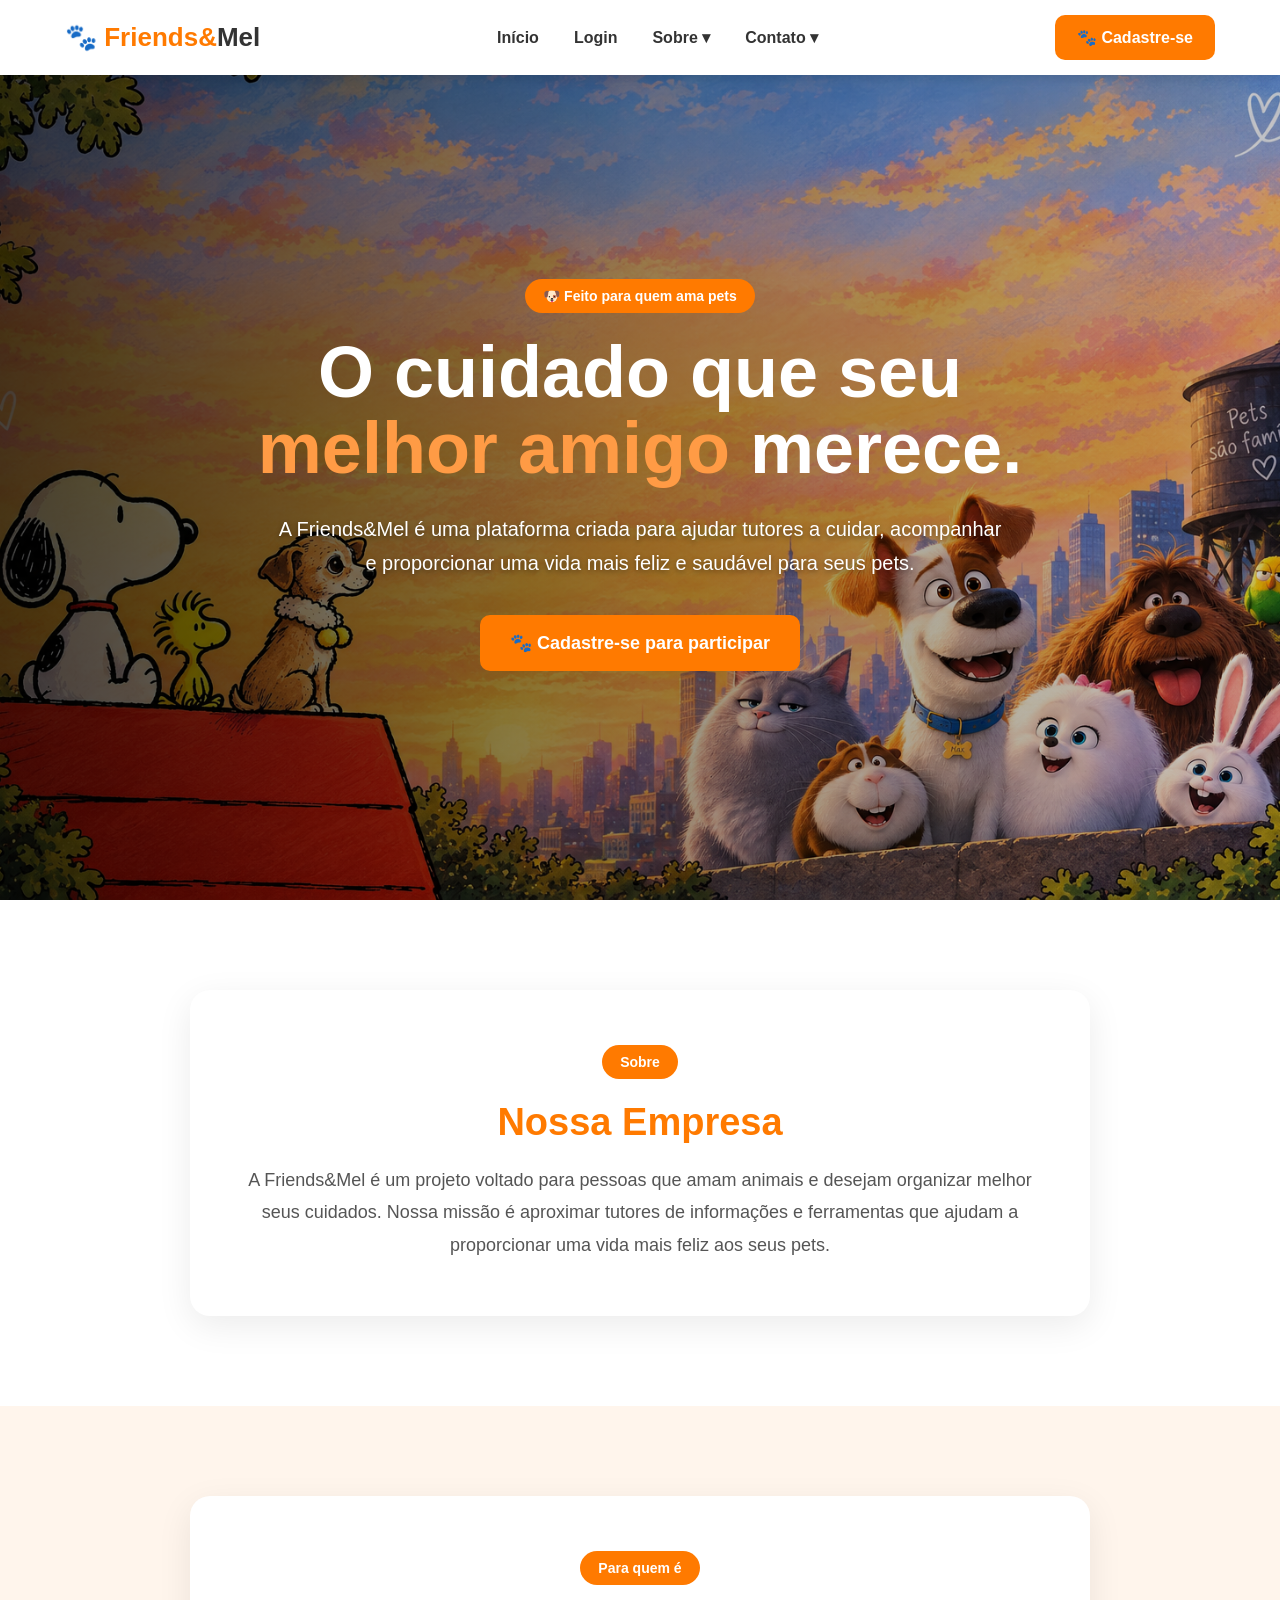
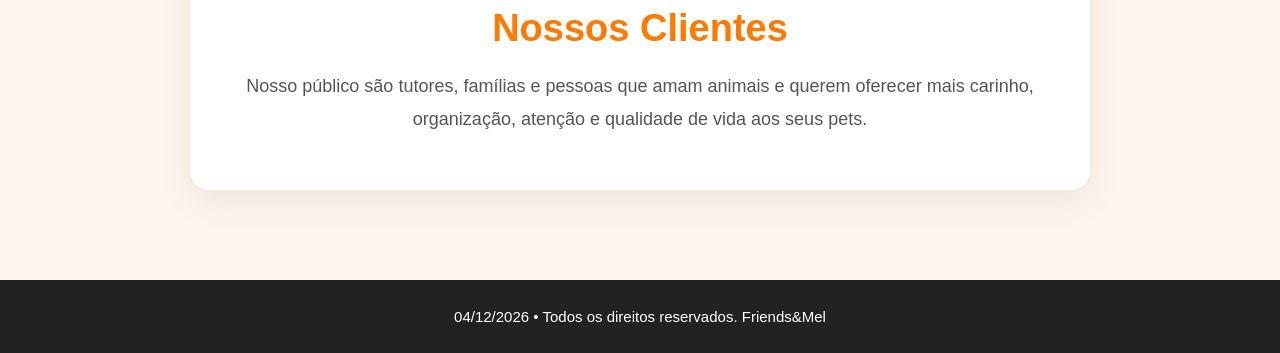
<file: index.html>
<!DOCTYPE html>
<html lang="pt-BR">

<head>
    <meta charset="UTF-8">
    <meta name="viewport" content="width=device-width, initial-scale=1.0">

    <title>Friends&Mel | Início</title>

    <style>
        * {
            margin: 0;
            padding: 0;
            box-sizing: border-box;
        }

        html {
            scroll-behavior: smooth;
        }

        body {
            font-family: Arial, Helvetica, sans-serif;
            background: #f5f7fa;
            color: #333;
        }

        .site-header {
            position: fixed;
            top: 0;
            left: 0;
            width: 100%;
            background: #ffffff;
            box-shadow: 0 2px 12px rgba(0, 0, 0, 0.15);
            z-index: 1000;
        }

        .navbar {
            max-width: 1200px;
            min-height: 75px;
            margin: auto;
            padding: 0 25px;
            display: flex;
            align-items: center;
            justify-content: space-between;
            gap: 20px;
        }

        .logo {
            color: #ff7a00;
            text-decoration: none;
            font-size: 26px;
            font-weight: bold;
            white-space: nowrap;
        }

        .logo strong {
            color: #333;
        }

        .nav-menu {
            display: flex;
            align-items: center;
            gap: 5px;
            list-style: none;
        }

        .nav-menu li {
            position: relative;
        }

        .nav-menu a,
        .menu-link {
            display: block;
            padding: 12px 15px;
            border: none;
            background: transparent;
            color: #333;
            font-size: 16px;
            font-weight: bold;
            text-decoration: none;
            cursor: pointer;
            border-radius: 8px;
            transition: 0.3s;
        }

        .nav-menu a:hover,
        .menu-link:hover {
            background: #ff7a00;
            color: #ffffff;
        }

        .nav-menu a:focus,
        .menu-link:focus {
            outline: 3px solid #ffd29b;
            outline-offset: 2px;
        }

        .submenu {
            position: absolute;
            top: 100%;
            left: 0;
            min-width: 220px;
            padding: 8px;
            list-style: none;
            background: #ffffff;
            border-radius: 10px;
            box-shadow: 0 8px 25px rgba(0, 0, 0, 0.18);
            display: none;
        }

        .submenu.active {
            display: block;
        }

        .submenu li {
            width: 100%;
        }

        .submenu a {
            width: 100%;
            padding: 12px;
        }

        .submenu a:hover {
            background: #ff7a00;
            color: #ffffff;
        }

        .btn {
            display: inline-block;
            padding: 13px 22px;
            border: none;
            border-radius: 10px;
            font-size: 16px;
            font-weight: bold;
            text-decoration: none;
            text-align: center;
            cursor: pointer;
            transition: 0.3s;
        }

        .btn-nav {
            background: #ff7a00;
            color: #ffffff;
        }

        .btn-nav:hover {
            background: #e56600;
            transform: translateY(-2px);
        }

        .btn-primary {
            background: #ff7a00;
            color: #ffffff;
        }

        .btn-primary:hover {
            background: #e56600;
            transform: translateY(-3px);
            box-shadow: 0 8px 20px rgba(255, 122, 0, 0.35);
        }

        .btn-large {
            padding: 17px 30px;
            font-size: 18px;
        }

        .hero-inicial {
            position: relative;
            min-height: 100vh;
            background-image: url("Amizade Pet.png");
            background-size: cover;
            background-position: center center;
            background-repeat: no-repeat;
            display: flex;
            align-items: center;
            justify-content: center;
            padding: 120px 20px 70px;
        }

        .hero-overlay {
            position: absolute;
            inset: 0;
            background: linear-gradient(
                90deg,
                rgba(0, 0, 0, 0.72),
                rgba(0, 0, 0, 0.40),
                rgba(0, 0, 0, 0.20)
            );
        }

        .hero-content {
            position: relative;
            z-index: 2;
            max-width: 850px;
            text-align: center;
            color: #ffffff;
        }

        .tag {
            display: inline-block;
            padding: 9px 18px;
            margin-bottom: 22px;
            background: #ff7a00;
            color: #ffffff;
            border-radius: 30px;
            font-size: 14px;
            font-weight: bold;
        }

        .hero-content h1 {
            font-size: clamp(42px, 6vw, 72px);
            line-height: 1.05;
            margin-bottom: 25px;
        }

        .hero-content h1 span {
            color: #ff9b45;
        }

        .hero-content p {
            max-width: 730px;
            margin: 0 auto 35px;
            font-size: 20px;
            line-height: 1.7;
            text-shadow: 0 2px 5px rgba(0, 0, 0, 0.4);
        }

        .info-section {
            min-height: 450px;
            padding: 90px 20px;
            display: flex;
            align-items: center;
            justify-content: center;
            background: #ffffff;
        }

        .info-alt {
            background: #fff5ec;
        }

        .info-card {
            width: 100%;
            max-width: 900px;
            padding: 55px;
            text-align: center;
            background: #ffffff;
            border-radius: 20px;
            box-shadow: 0 10px 35px rgba(0, 0, 0, 0.08);
        }

        .info-card h2 {
            margin-bottom: 20px;
            color: #ff7a00;
            font-size: 38px;
        }

        .info-card p {
            color: #555;
            font-size: 18px;
            line-height: 1.8;
        }

        .site-footer {
            background: #222222;
            color: #ffffff;
            text-align: center;
            padding: 28px 20px;
        }

        .site-footer p {
            font-size: 15px;
        }

        @media (max-width: 900px) {
            .navbar {
                flex-wrap: wrap;
                justify-content: center;
                padding: 15px;
            }

            .site-header {
                position: relative;
            }

            .nav-menu {
                flex-wrap: wrap;
                justify-content: center;
            }

            .hero-inicial {
                min-height: 750px;
            }
        }

        @media (max-width: 600px) {
            .logo {
                font-size: 22px;
            }

            .nav-menu {
                gap: 2px;
            }

            .nav-menu a,
            .menu-link {
                padding: 9px 10px;
                font-size: 14px;
            }

            .btn-nav {
                font-size: 14px;
            }

            .hero-content h1 {
                font-size: 42px;
            }

            .hero-content p {
                font-size: 17px;
            }

            .info-card {
                padding: 35px 20px;
            }

            .info-card h2 {
                font-size: 30px;
            }

            .info-card p {
                font-size: 16px;
            }

            .submenu {
                left: 50%;
                transform: translateX(-50%);
            }
        }
    </style>
</head>

<body class="pagina-inicial">

    <header class="site-header">

        <nav class="navbar" aria-label="Menu principal">

            <a class="logo" href="index.html">
                🐾 Friends&<strong>Mel</strong>
            </a>

            <ul class="nav-menu">

                <li>
                    <a href="index.html">
                        Início
                    </a>
                </li>

                <li>
                    <a href="login.html">
                        Login
                    </a>
                </li>

                <li class="dropdown">

                    <button
                        class="menu-link"
                        id="btn-sobre"
                        type="button"
                        aria-expanded="false">

                        Sobre ▾

                    </button>

                    <ul class="submenu" id="menu-sobre">

                        <li>
                            <a href="#empresa">
                                Empresa
                            </a>
                        </li>

                        <li>
                            <a href="#clientes">
                                Clientes
                            </a>
                        </li>

                    </ul>

                </li>

                <li class="dropdown">

                    <button
                        class="menu-link"
                        id="btn-contato"
                        type="button"
                        aria-expanded="false">

                        Contato ▾

                    </button>

                    <ul class="submenu" id="menu-contato">

                        <li>
                            <a href="tel:+553299810120604">
                                📞 (32) 99810120604
                            </a>
                        </li>

                        <li>
                            <a href="mailto:tulilian@amorinfinitopet.com">
                                ✉️ tulilian@amorinfinitopet.com
                            </a>
                        </li>

                    </ul>

                </li>

            </ul>

            <a
                class="btn btn-nav"
                href="cadastro.html">

                🐾 Cadastre-se

            </a>

        </nav>

    </header>

    <main>

        <section
            class="hero-inicial"
            aria-labelledby="titulo-principal">

            <div class="hero-overlay"></div>

            <div class="hero-content">

                <span class="tag">
                    🐶 Feito para quem ama pets
                </span>

                <h1 id="titulo-principal">

                    O cuidado que seu
                    <span>melhor amigo</span>
                    merece.

                </h1>

                <p>

                    A Friends&Mel é uma plataforma criada
                    para ajudar tutores a cuidar, acompanhar
                    e proporcionar uma vida mais feliz e
                    saudável para seus pets.

                </p>

                <a
                    class="btn btn-primary btn-large"
                    href="cadastro.html">

                    🐾 Cadastre-se para participar

                </a>

            </div>

        </section>

        <section
            class="info-section"
            id="empresa">

            <div class="info-card">

                <span class="tag">
                    Sobre
                </span>

                <h2>
                    Nossa Empresa
                </h2>

                <p>

                    A Friends&Mel é um projeto voltado
                    para pessoas que amam animais e
                    desejam organizar melhor seus cuidados.

                    Nossa missão é aproximar tutores de
                    informações e ferramentas que ajudam
                    a proporcionar uma vida mais feliz
                    aos seus pets.

                </p>

            </div>

        </section>

        <section
            class="info-section info-alt"
            id="clientes">

            <div class="info-card">

                <span class="tag">
                    Para quem é
                </span>

                <h2>
                    Nossos Clientes
                </h2>

                <p>

                    Nosso público são tutores, famílias
                    e pessoas que amam animais e querem
                    oferecer mais carinho, organização,
                    atenção e qualidade de vida aos seus pets.

                </p>

            </div>

        </section>

    </main>

    <footer class="site-footer">

        <p>

            <span id="dataAtual"></span>

            •

            Todos os direitos reservados.

            Friends&Mel

        </p>

    </footer>

    <script>
        const btnSobre = document.getElementById("btn-sobre");
        const menuSobre = document.getElementById("menu-sobre");

        const btnContato = document.getElementById("btn-contato");
        const menuContato = document.getElementById("menu-contato");

        btnSobre.addEventListener("click", function(event) {
            event.stopPropagation();

            menuSobre.classList.toggle("active");
            menuContato.classList.remove("active");

            btnSobre.setAttribute(
                "aria-expanded",
                menuSobre.classList.contains("active")
            );

            btnContato.setAttribute(
                "aria-expanded",
                "false"
            );
        });

        btnContato.addEventListener("click", function(event) {
            event.stopPropagation();

            menuContato.classList.toggle("active");
            menuSobre.classList.remove("active");

            btnContato.setAttribute(
                "aria-expanded",
                menuContato.classList.contains("active")
            );

            btnSobre.setAttribute(
                "aria-expanded",
                "false"
            );
        });

        document.addEventListener("click", function() {
            menuSobre.classList.remove("active");
            menuContato.classList.remove("active");

            btnSobre.setAttribute(
                "aria-expanded",
                "false"
            );

            btnContato.setAttribute(
                "aria-expanded",
                "false"
            );
        });

        menuSobre.addEventListener("click", function(event) {
            event.stopPropagation();
        });

        menuContato.addEventListener("click", function(event) {
            event.stopPropagation();
        });

        const dataAtual = document.getElementById("dataAtual");

        const hoje = new Date();

        dataAtual.textContent = hoje.toLocaleDateString("pt-BR");
    </script>

</body>

</html>
</file>
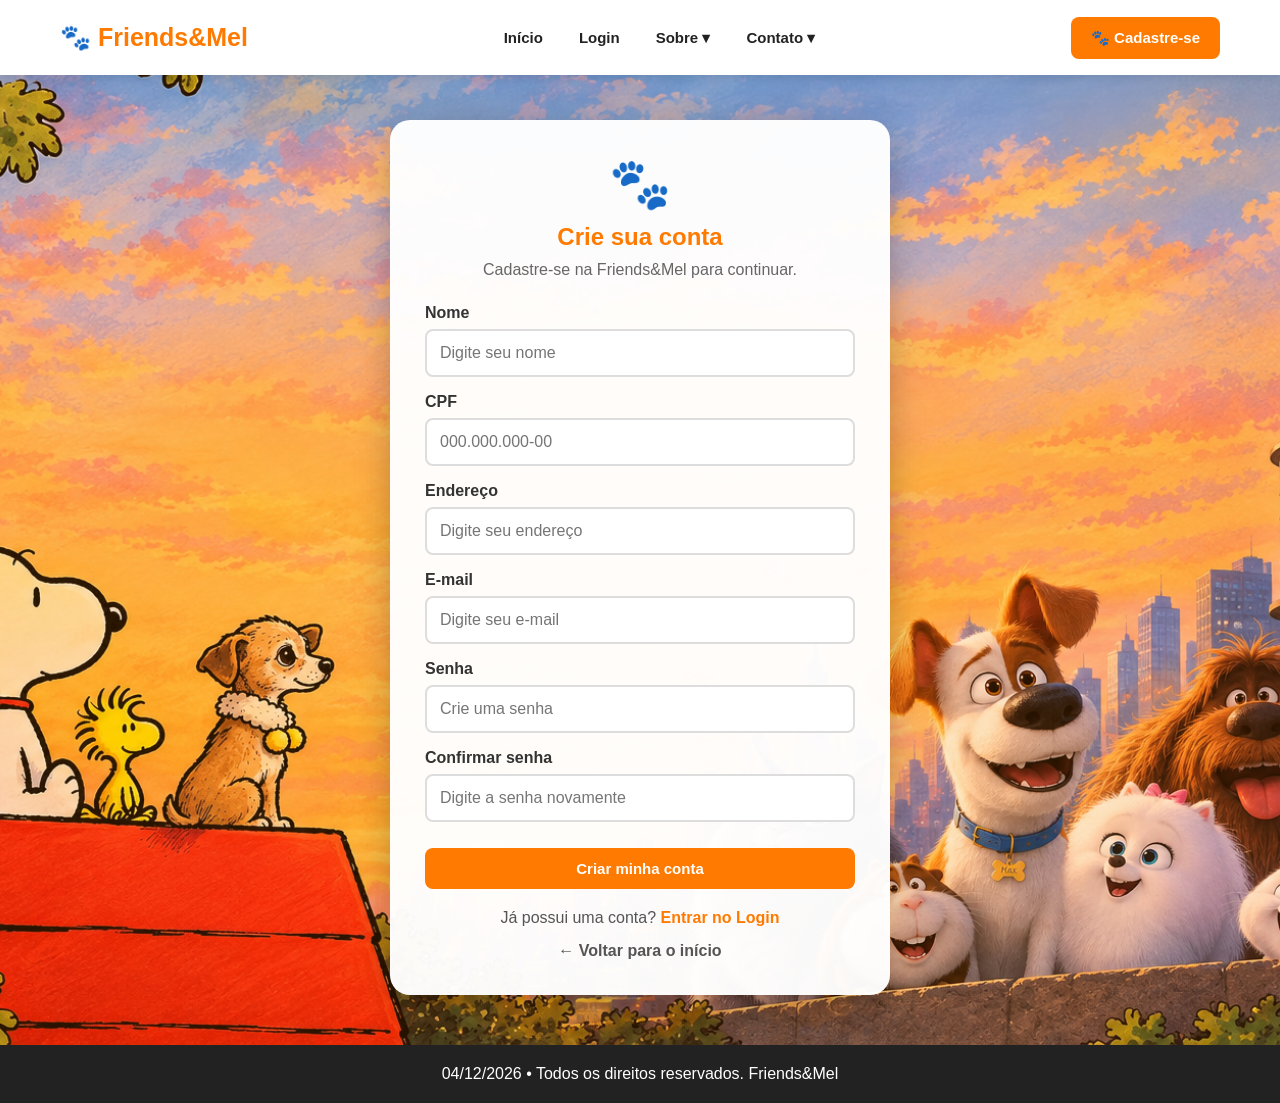
<file: cadastro.html>
<!DOCTYPE html>
<html lang="pt-BR">
<head>
    <meta charset="UTF-8">
    <meta name="viewport" content="width=device-width, initial-scale=1.0">
    <title>Friends&Mel | Cadastro</title>

    <style>
        * {
            box-sizing: border-box;
            margin: 0;
            padding: 0;
        }

        body {
            font-family: Arial, sans-serif;
            background: #f5f7fa;
            color: #222;
            min-height: 100vh;
        }

        .site-header {
            position: fixed;
            top: 0;
            left: 0;
            width: 100%;
            background: white;
            box-shadow: 0 2px 10px rgba(0, 0, 0, 0.1);
            z-index: 1000;
        }

        .navbar {
            max-width: 1200px;
            margin: auto;
            min-height: 75px;
            display: flex;
            align-items: center;
            justify-content: space-between;
            padding: 12px 20px;
            gap: 20px;
        }

        .logo {
            text-decoration: none;
            color: #ff7a00;
            font-size: 25px;
            font-weight: bold;
            white-space: nowrap;
        }

        .nav-menu {
            display: flex;
            align-items: center;
            gap: 8px;
            list-style: none;
        }

        .nav-menu li {
            position: relative;
        }

        .nav-menu a,
        .menu-link {
            display: block;
            padding: 10px 14px;
            border: none;
            background: transparent;
            color: #222;
            text-decoration: none;
            font-size: 15px;
            font-weight: bold;
            cursor: pointer;
            border-radius: 8px;
        }

        .nav-menu a:hover,
        .menu-link:hover {
            background: #ff7a00;
            color: white;
        }

        .nav-menu a:focus,
        .menu-link:focus {
            outline: 3px solid #ffd29b;
        }

        .submenu {
            position: absolute;
            top: 100%;
            left: 0;
            min-width: 170px;
            background: white;
            list-style: none;
            border-radius: 10px;
            box-shadow: 0 5px 20px rgba(0, 0, 0, 0.15);
            padding: 8px;
            display: none;
        }

        .submenu.active {
            display: block;
        }

        .submenu a {
            width: 100%;
            padding: 10px;
        }

        .btn {
            border: none;
            border-radius: 8px;
            padding: 12px 20px;
            font-size: 15px;
            font-weight: bold;
            cursor: pointer;
            text-decoration: none;
            display: inline-block;
            text-align: center;
        }

        .btn-primary {
            background: #ff7a00;
            color: white;
        }

        .btn-primary:hover {
            background: #e66900;
        }

        .btn-primary:focus {
            outline: 3px solid #ffd29b;
        }

        .btn-nav {
            background: #ff7a00;
            color: white;
        }

        .btn-nav:hover {
            background: #e66900;
        }

        .cadastro-area {
            min-height: 100vh;
            padding: 120px 20px 50px;
            display: flex;
            align-items: center;
            justify-content: center;
            background:
                linear-gradient(rgba(255, 122, 0, 0.15), rgba(255, 122, 0, 0.15)),
                url("Amizade Pet.png") center/cover no-repeat;
        }

        .cadastro-box {
            width: 100%;
            max-width: 500px;
            background: rgba(255, 255, 255, 0.97);
            padding: 35px;
            border-radius: 20px;
            box-shadow: 0 10px 35px rgba(0, 0, 0, 0.25);
        }

        .cadastro-icon {
            text-align: center;
            font-size: 50px;
            margin-bottom: 10px;
        }

        .cadastro-box h1 {
            text-align: center;
            color: #ff7a00;
            margin-bottom: 10px;
        }

        .subtitle {
            text-align: center;
            color: #666;
            margin-bottom: 25px;
        }

        .form-group {
            margin-bottom: 16px;
        }

        label {
            display: block;
            margin-bottom: 7px;
            font-weight: bold;
            color: #333;
        }

        input {
            width: 100%;
            padding: 13px;
            border: 2px solid #ddd;
            border-radius: 8px;
            font-size: 16px;
            transition: 0.3s;
        }

        input:focus {
            border-color: #ff7a00;
            outline: none;
            box-shadow: 0 0 0 3px #ffd29b;
        }

        .full {
            width: 100%;
            margin-top: 10px;
        }

        .mensagem {
            text-align: center;
            margin-top: 15px;
            font-weight: bold;
        }

        .login-link {
            text-align: center;
            margin-top: 20px;
            color: #555;
        }

        .login-link a {
            color: #ff7a00;
            font-weight: bold;
            text-decoration: none;
        }

        .login-link a:hover {
            text-decoration: underline;
        }

        .voltar {
            display: block;
            text-align: center;
            margin-top: 15px;
            color: #555;
            text-decoration: none;
            font-weight: bold;
        }

        .voltar:hover {
            color: #ff7a00;
        }

        .site-footer {
            background: #222;
            color: white;
            text-align: center;
            padding: 20px;
        }

        @media (max-width: 850px) {
            .navbar {
                flex-wrap: wrap;
                justify-content: center;
            }

            .nav-menu {
                flex-wrap: wrap;
                justify-content: center;
            }

            .btn-nav {
                display: none;
            }
        }

        @media (max-width: 600px) {
            .cadastro-box {
                padding: 25px 20px;
            }

            .nav-menu a,
            .menu-link {
                padding: 8px;
                font-size: 14px;
            }
        }
    </style>
</head>

<body>

<header class="site-header">
    <nav class="navbar" aria-label="Menu principal">

        <a class="logo" href="index.html">🐾 Friends&Mel</a>

        <ul class="nav-menu">

            <li>
                <a href="index.html">Início</a>
            </li>

            <li>
                <a href="login.html">Login</a>
            </li>

            <li>
                <button class="menu-link" id="btn-sobre" type="button">
                    Sobre ▾
                </button>

                <ul class="submenu" id="menu-sobre">
                    <li>
                        <a href="index.html#empresa">Empresa</a>
                    </li>
                    <li>
                        <a href="index.html#clientes">Clientes</a>
                    </li>
                </ul>
            </li>

            <li>
                <button class="menu-link" id="btn-contato" type="button">
                    Contato ▾
                </button>

                <ul class="submenu" id="menu-contato">
                    <li>
                        <a href="tel:+553299810120604">
                            📞 Telefones
                        </a>
                    </li>

                    <li>
                        <a href="mailto:tulilian@amorinfinitopet.com">
                            ✉️ Email
                        </a>
                    </li>
                </ul>
            </li>

        </ul>

        <a class="btn btn-nav" href="cadastro.html">
            🐾 Cadastre-se
        </a>

    </nav>
</header>

<main class="cadastro-area">

    <section class="cadastro-box">

        <div class="cadastro-icon">
            🐾
        </div>

        <h1>Crie sua conta</h1>

        <p class="subtitle">
            Cadastre-se na Friends&Mel para continuar.
        </p>

        <form id="formCadastro">

            <div class="form-group">
                <label for="nome">Nome</label>
                <input
                    type="text"
                    id="nome"
                    placeholder="Digite seu nome"
                    required
                >
            </div>

            <div class="form-group">
                <label for="cpf">CPF</label>
                <input
                    type="text"
                    id="cpf"
                    placeholder="000.000.000-00"
                    maxlength="14"
                    required
                >
            </div>

            <div class="form-group">
                <label for="endereco">Endereço</label>
                <input
                    type="text"
                    id="endereco"
                    placeholder="Digite seu endereço"
                    required
                >
            </div>

            <div class="form-group">
                <label for="email">E-mail</label>
                <input
                    type="email"
                    id="email"
                    placeholder="Digite seu e-mail"
                    required
                >
            </div>

            <div class="form-group">
                <label for="senha">Senha</label>
                <input
                    type="password"
                    id="senha"
                    placeholder="Crie uma senha"
                    minlength="6"
                    required
                >
            </div>

            <div class="form-group">
                <label for="confirmarSenha">Confirmar senha</label>
                <input
                    type="password"
                    id="confirmarSenha"
                    placeholder="Digite a senha novamente"
                    minlength="6"
                    required
                >
            </div>

            <button class="btn btn-primary full" type="submit">
                Criar minha conta
            </button>

            <div class="mensagem" id="mensagem"></div>

        </form>

        <p class="login-link">
            Já possui uma conta?
            <a href="login.html">Entrar no Login</a>
        </p>

        <a class="voltar" href="index.html">
            ← Voltar para o início
        </a>

    </section>

</main>

<footer class="site-footer">
    <p>
        <span id="dataAtual"></span>
        • Todos os direitos reservados. Friends&Mel
    </p>
</footer>

<script>
    const btnSobre = document.getElementById("btn-sobre");
    const menuSobre = document.getElementById("menu-sobre");

    const btnContato = document.getElementById("btn-contato");
    const menuContato = document.getElementById("menu-contato");

    btnSobre.addEventListener("click", function () {
        menuSobre.classList.toggle("active");
        menuContato.classList.remove("active");
    });

    btnContato.addEventListener("click", function () {
        menuContato.classList.toggle("active");
        menuSobre.classList.remove("active");
    });

    document.addEventListener("click", function (event) {
        if (!btnSobre.contains(event.target) && !menuSobre.contains(event.target)) {
            menuSobre.classList.remove("active");
        }

        if (!btnContato.contains(event.target) && !menuContato.contains(event.target)) {
            menuContato.classList.remove("active");
        }
    });

    const dataAtual = document.getElementById("dataAtual");

    const hoje = new Date();

    dataAtual.textContent = hoje.toLocaleDateString("pt-BR");

    const cpf = document.getElementById("cpf");

    cpf.addEventListener("input", function () {
        let valor = cpf.value.replace(/\D/g, "");

        valor = valor.substring(0, 11);

        if (valor.length > 9) {
            valor = valor.replace(
                /(\d{3})(\d{3})(\d{3})(\d{1,2})/,
                "$1.$2.$3-$4"
            );
        } else if (valor.length > 6) {
            valor = valor.replace(
                /(\d{3})(\d{3})(\d{1,3})/,
                "$1.$2.$3"
            );
        } else if (valor.length > 3) {
            valor = valor.replace(
                /(\d{3})(\d{1,3})/,
                "$1.$2"
            );
        }

        cpf.value = valor;
    });

    const formCadastro = document.getElementById("formCadastro");
    const mensagem = document.getElementById("mensagem");

    formCadastro.addEventListener("submit", function (event) {
        event.preventDefault();

        const nome = document.getElementById("nome").value.trim();
        const cpfValor = document.getElementById("cpf").value.trim();
        const endereco = document.getElementById("endereco").value.trim();
        const email = document.getElementById("email").value.trim();
        const senha = document.getElementById("senha").value;
        const confirmarSenha = document.getElementById("confirmarSenha").value;

        if (senha !== confirmarSenha) {
            mensagem.style.color = "red";
            mensagem.textContent = "As senhas não são iguais.";
            return;
        }

        if (senha.length < 6) {
            mensagem.style.color = "red";
            mensagem.textContent = "A senha deve ter pelo menos 6 caracteres.";
            return;
        }

        const usuario = {
            nome: nome,
            cpf: cpfValor,
            endereco: endereco,
            email: email,
            senha: senha
        };

        localStorage.setItem(
            "usuarioFriendsMel",
            JSON.stringify(usuario)
        );

        localStorage.removeItem("usuarioLogadoFriendsMel");

        const texto = 
`CADASTRO FRIENDS&MEL

Nome: ${nome}
CPF: ${cpfValor}
Endereço: ${endereco}
E-mail: ${email}
Senha: ${senha}
Data do cadastro: ${hoje.toLocaleDateString("pt-BR")}`;

        const arquivo = new Blob(
            [texto],
            {
                type: "text/plain;charset=utf-8"
            }
        );

        const link = document.createElement("a");

        link.href = URL.createObjectURL(arquivo);
        link.download = "cadastro_friendsmel.txt";

        document.body.appendChild(link);

        link.click();

        document.body.removeChild(link);

        URL.revokeObjectURL(link.href);

        mensagem.style.color = "green";
        mensagem.textContent =
            "Cadastro realizado! Você será levado para o Login.";

        setTimeout(function () {
            window.location.href = "login.html";
        }, 1500);
    });
</script>

</body>
</html>
</file>
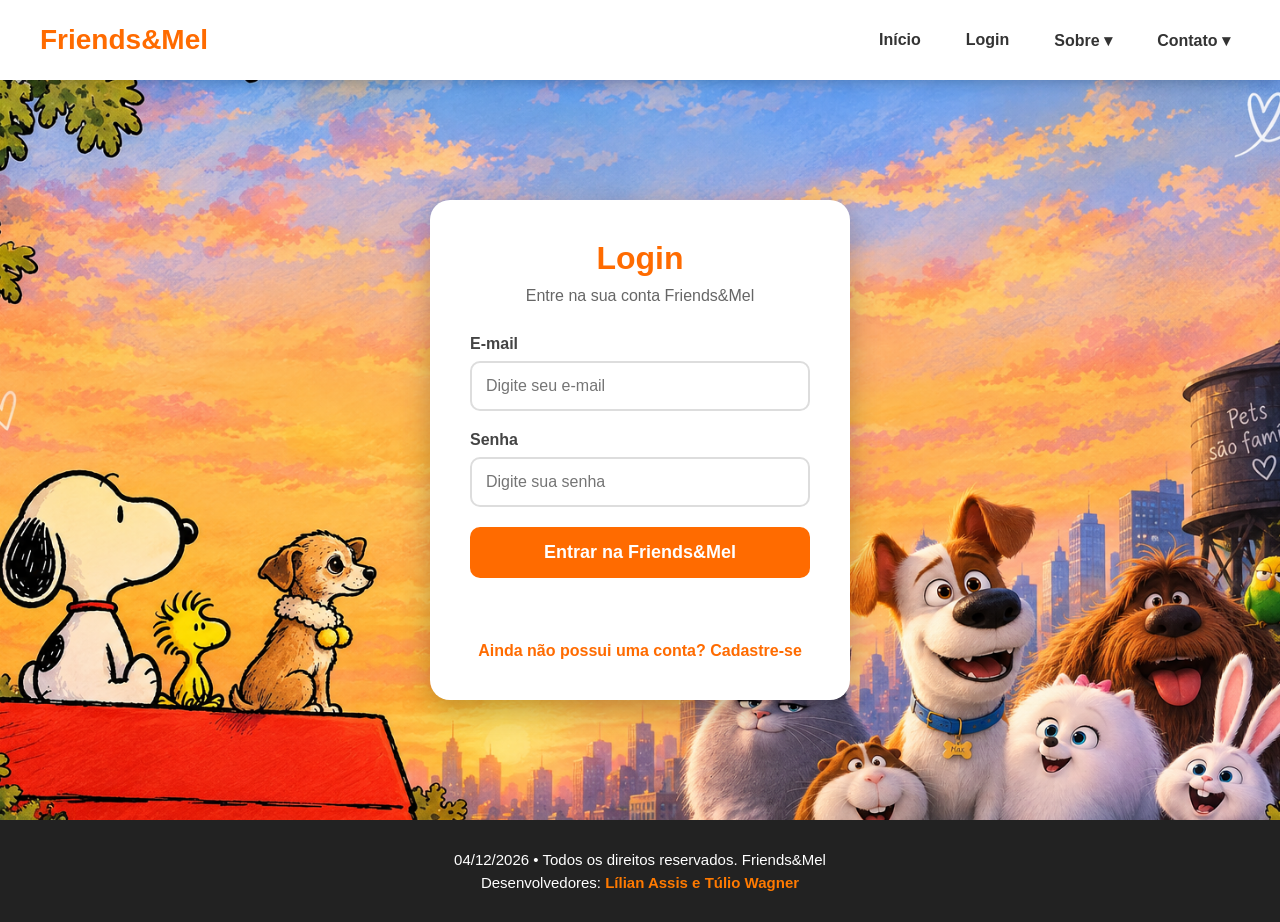
<file: login.html>
<!DOCTYPE html>
<html lang="pt-BR">

<head>
    <meta charset="UTF-8">
    <meta name="viewport" content="width=device-width, initial-scale=1.0">
    <title>Friends&Mel | Login</title>

    <style>
        * {
            margin: 0;
            padding: 0;
            box-sizing: border-box;
        }

        html {
            scroll-behavior: smooth;
        }

        body {
    font-family: Arial, sans-serif;
    min-height: 100vh;
    background-image: url("Amizade Pet.png");
    background-size: cover;
    background-position: center;
    background-repeat: no-repeat;
    background-attachment: fixed;
    color: #333;
    padding-top: 80px;
}

        header {
            position: fixed;
            top: 0;
            left: 0;
            width: 100%;
            height: 80px;
            background: #ffffff;
            display: flex;
            align-items: center;
            justify-content: space-between;
            padding: 0 40px;
            box-shadow: 0 3px 12px rgba(0, 0, 0, 0.2);
            z-index: 1000;
        }

        .logo {
            font-size: 28px;
            font-weight: bold;
            color: #ff6b00;
            text-decoration: none;
        }

        nav ul {
            list-style: none;
            display: flex;
            align-items: center;
            gap: 25px;
        }

        nav ul li {
            position: relative;
        }

        nav ul li a {
            text-decoration: none;
            color: #333;
            font-weight: bold;
            padding: 10px;
            display: block;
        }

        nav ul li a:hover {
            color: #ff6b00;
        }

        .submenu {
            display: none;
            position: absolute;
            top: 42px;
            left: 0;
            background: white;
            min-width: 150px;
            border-radius: 8px;
            box-shadow: 0 5px 15px rgba(0, 0, 0, 0.2);
            overflow: hidden;
        }

        .submenu li a {
            padding: 12px 15px;
            white-space: nowrap;
        }

        .menu-item:hover .submenu {
            display: block;
        }

        main {
            min-height: calc(100vh - 160px);
            display: flex;
            justify-content: center;
            align-items: center;
            padding: 40px 20px;
        }

        .login-container {
            width: 100%;
            max-width: 420px;
            background: #ffffff;
            padding: 40px;
            border-radius: 20px;
            box-shadow: 0 10px 30px rgba(0, 0, 0, 0.25);
        }

        .login-container h1 {
            text-align: center;
            color: #ff6b00;
            margin-bottom: 10px;
            font-size: 32px;
        }

        .login-container p {
            text-align: center;
            color: #666;
            margin-bottom: 30px;
        }

        .campo {
            margin-bottom: 20px;
        }

        .campo label {
            display: block;
            margin-bottom: 8px;
            font-weight: bold;
            color: #444;
        }

        .campo input {
            width: 100%;
            padding: 14px;
            border: 2px solid #ddd;
            border-radius: 10px;
            font-size: 16px;
            outline: none;
        }

        .campo input:focus {
            border-color: #ff6b00;
        }

        button {
            width: 100%;
            padding: 15px;
            border: none;
            border-radius: 10px;
            background: #ff6b00;
            color: white;
            font-size: 18px;
            font-weight: bold;
            cursor: pointer;
            transition: 0.3s;
        }

        button:hover {
            background: #e85d00;
            transform: translateY(-2px);
        }

        .auth-message {
            margin-top: 20px;
            text-align: center;
            font-weight: bold;
            min-height: 24px;
        }

        .cadastro-link {
            display: block;
            text-align: center;
            margin-top: 20px;
            color: #ff6b00;
            text-decoration: none;
            font-weight: bold;
        }

        .cadastro-link:hover {
            text-decoration: underline;
        }

       footer {
    background: #222;
    color: white;
    text-align: center;
    padding: 25px 15px;
}

footer p {
    margin: 6px 0;
    font-size: 15px;
}

footer strong {
    color: #ff7a00;
}
        @media (max-width: 700px) {
            header {
                padding: 0 15px;
            }

            .logo {
                font-size: 22px;
            }

            nav ul {
                gap: 5px;
            }

            nav ul li a {
                font-size: 13px;
                padding: 8px 5px;
            }

            .login-container {
                padding: 30px 20px;
            }
        }
    </style>
</head>

<body>

    <header>
        <a href="site.html" class="logo">Friends&Mel</a>

        <nav>
            <ul>
                <li>
                    <a href="site.html">Início</a>
                </li>

                <li>
                    <a href="login.html">Login</a>
                </li>

                <li class="menu-item">
                    <a href="#">Sobre ▾</a>

                    <ul class="submenu">
                        <li>
                            <a href="site.html#empresa">Empresa</a>
                        </li>

                        <li>
                            <a href="site.html#clientes">Clientes</a>
                        </li>
                    </ul>
                </li>

                <li class="menu-item">
                    <a href="#">Contato ▾</a>

                    <ul class="submenu">
                        <li>
                            <a href="site.html#contato">Telefones</a>
                        </li>

                        <li>
                            <a href="mailto:tulilian@amorinfinitopet.com">Email</a>
                        </li>
                    </ul>
                </li>
            </ul>
        </nav>
    </header>

    <main>
        <section class="login-container">

            <h1>Login</h1>

            <p>Entre na sua conta Friends&Mel</p>

            <form id="loginForm">

                <div class="campo">
                    <label for="email">E-mail</label>
                    <input
                        type="email"
                        id="email"
                        placeholder="Digite seu e-mail"
                        required
                    >
                </div>

                <div class="campo">
                    <label for="senha">Senha</label>
                    <input
                        type="password"
                        id="senha"
                        placeholder="Digite sua senha"
                        required
                    >
                </div>

                <button type="submit">
                    Entrar na Friends&Mel
                </button>

                <div
                    id="loginMensagem"
                    class="auth-message"
                    role="alert">
                </div>

            </form>

            <a href="cadastro.html" class="cadastro-link">
                Ainda não possui uma conta? Cadastre-se
            </a>

        </section>
    </main>

    <footer>
    <p>
        <span id="dataAtual"></span>
        • Todos os direitos reservados.
        Friends&Mel
    </p>

    <p>
        Desenvolvedores:
        <strong>Lílian Assis e Túlio Wagner</strong>
    </p>
</footer>

    <script>
        const loginForm = document.getElementById("loginForm");
        const email = document.getElementById("email");
        const senha = document.getElementById("senha");
        const loginMensagem = document.getElementById("loginMensagem");
        const dataAtual = document.getElementById("dataAtual");

        dataAtual.textContent = new Date().toLocaleDateString("pt-BR");

        loginForm.addEventListener("submit", function(event) {
            event.preventDefault();

            const emailDigitado = email.value.trim().toLowerCase();
            const senhaDigitada = senha.value;

            const usuarioSalvo = localStorage.getItem("usuarioFriendsMel");

            if (!usuarioSalvo) {
                loginMensagem.textContent =
                    "Nenhuma conta cadastrada. Faça seu cadastro primeiro.";
                loginMensagem.style.color = "#d32f2f";
                return;
            }

            try {
                const usuario = JSON.parse(usuarioSalvo);

                const emailCadastrado =
                    String(usuario.email || "").trim().toLowerCase();

                const senhaCadastrada =
                    String(usuario.senha || "");

                if (
                    emailDigitado === emailCadastrado &&
                    senhaDigitada === senhaCadastrada
                ) {
                    localStorage.setItem(
                        "usuarioLogadoFriendsMel",
                        "true"
                    );

                    loginMensagem.textContent =
                        "Login realizado com sucesso!";

                    loginMensagem.style.color = "#168a3a";

                    setTimeout(function() {
                        window.location.href = "site.html";
                    }, 1000);

                } else {
                    loginMensagem.textContent =
                        "E-mail ou senha incorretos. Tente novamente.";

                    loginMensagem.style.color = "#d32f2f";

                    senha.value = "";
                }

            } catch (erro) {
                loginMensagem.textContent =
                    "Erro ao acessar os dados do cadastro.";

                loginMensagem.style.color = "#d32f2f";
            }
        });
    </script>

</body>

</html>
</file>
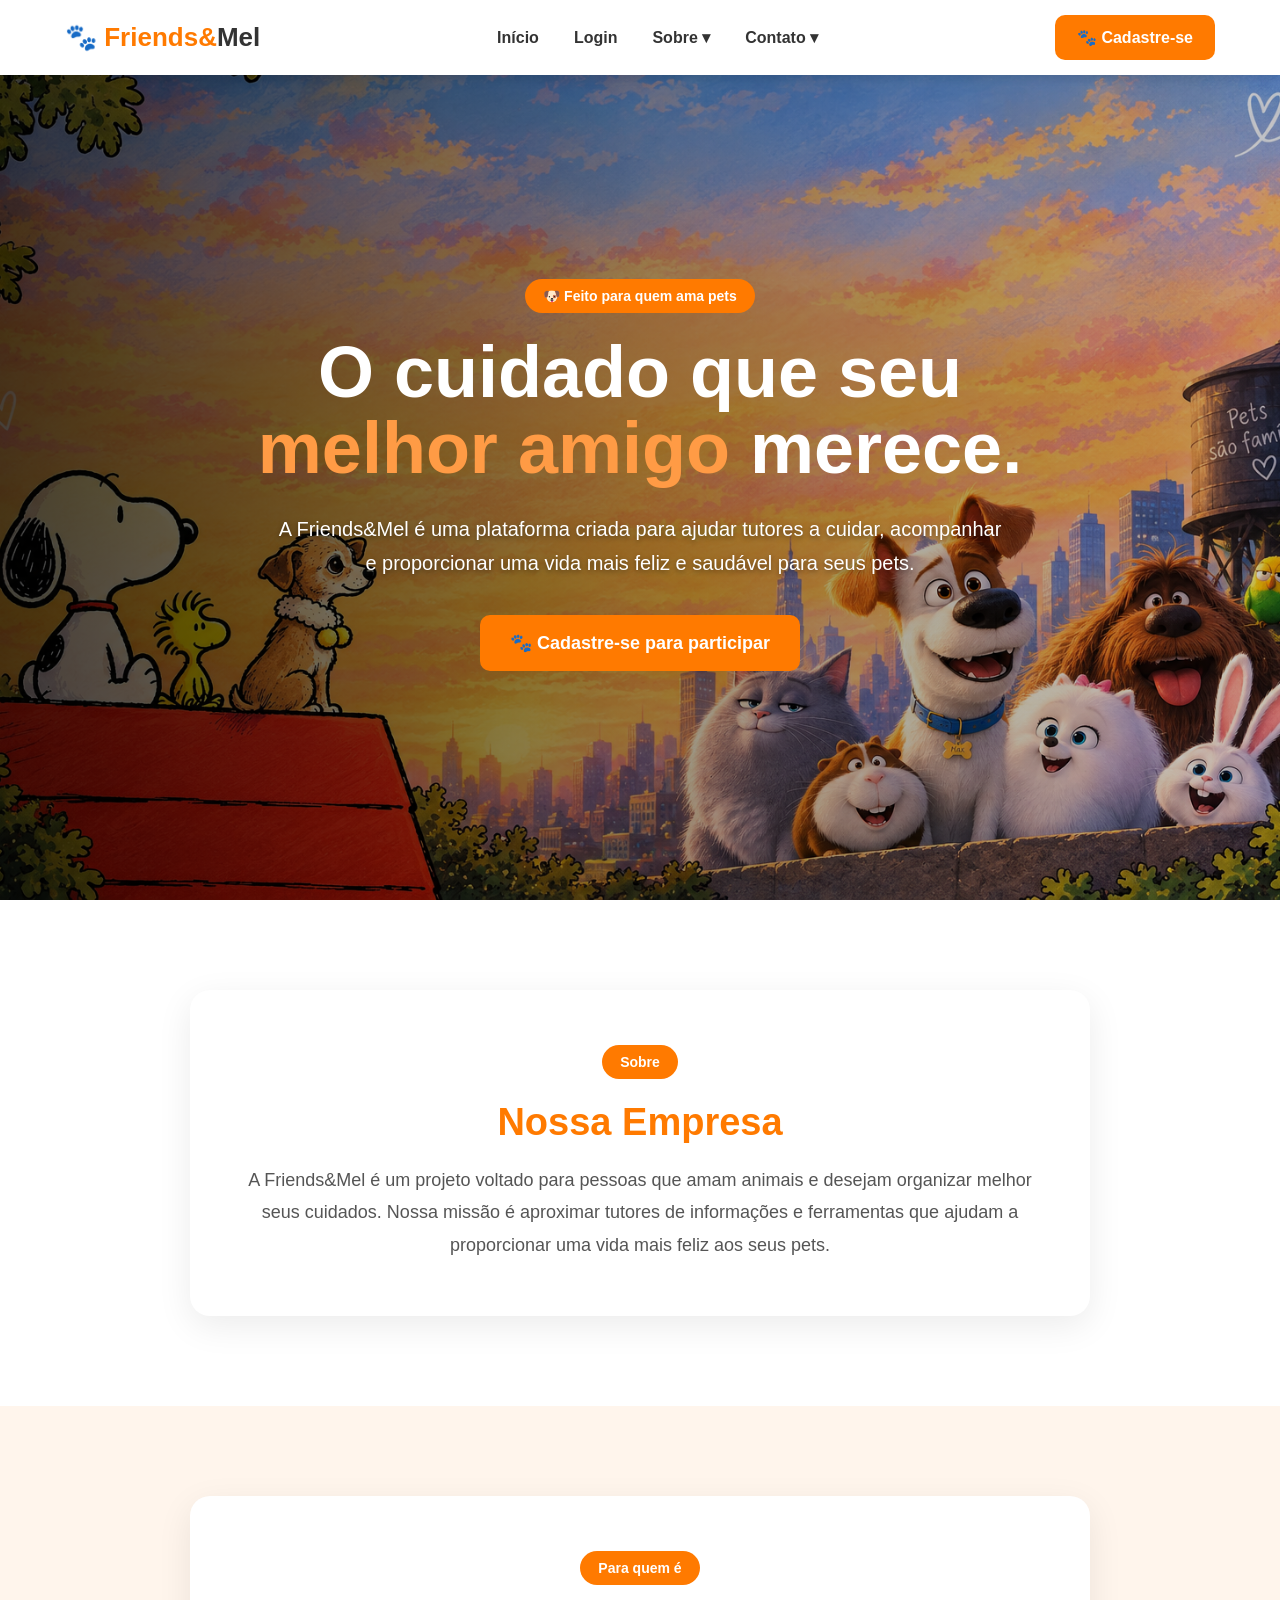
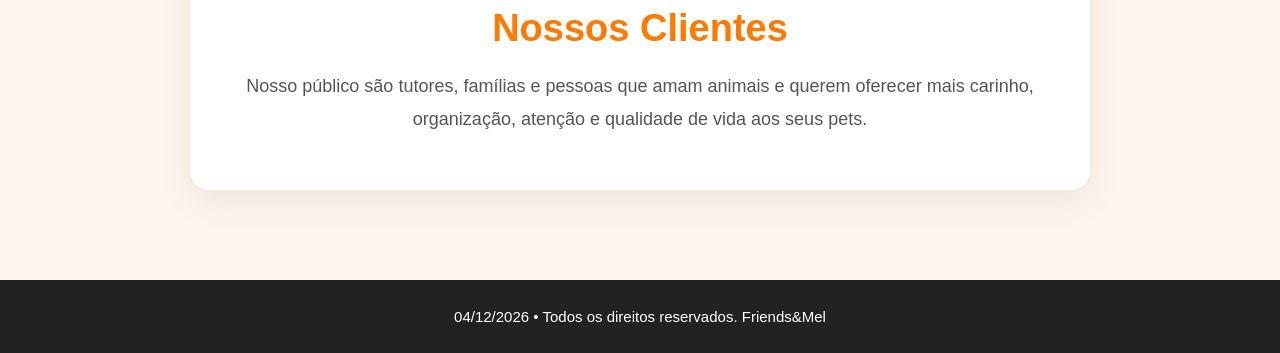
<file: site.html>
<!DOCTYPE html>
<html lang="pt-BR">

<head>
    <meta charset="UTF-8">
    <meta name="viewport" content="width=device-width, initial-scale=1.0">
    <title>Friends&Mel</title>

    <style>
        * {
            margin: 0;
            padding: 0;
            box-sizing: border-box;
        }

        html {
            scroll-behavior: smooth;
        }

        body {
            font-family: Arial, Helvetica, sans-serif;
            background: #f5f7fa;
            color: #333;
        }

        .site-header {
            position: sticky;
            top: 0;
            z-index: 1000;
            background: #ffffff;
            box-shadow: 0 3px 12px rgba(0, 0, 0, 0.15);
        }

        .navbar {
            max-width: 1200px;
            margin: auto;
            min-height: 75px;
            padding: 0 25px;
            display: flex;
            align-items: center;
            justify-content: space-between;
        }

        .logo {
            color: #ff7a00;
            font-size: 28px;
            font-weight: bold;
            text-decoration: none;
        }

        .nav-menu {
            list-style: none;
            display: flex;
            align-items: center;
            gap: 10px;
        }

        .nav-menu li {
            position: relative;
        }

        .menu-link {
            display: block;
            padding: 12px 16px;
            color: #333;
            text-decoration: none;
            font-weight: bold;
            border-radius: 8px;
            transition: 0.3s;
        }

        .menu-link:hover {
            background: #ff7a00;
            color: white;
        }

        .menu-link:active {
            transform: scale(0.96);
        }

        .menu-link:focus {
            outline: 3px solid #ffd166;
        }

        .submenu {
            position: absolute;
            top: 100%;
            left: 0;
            min-width: 180px;
            background: white;
            list-style: none;
            border-radius: 0 0 10px 10px;
            box-shadow: 0 5px 15px rgba(0, 0, 0, 0.2);
            display: none;
            overflow: hidden;
        }

        .submenu.active {
            display: block;
        }

        .submenu a {
            display: block;
            padding: 12px 15px;
            color: #333;
            text-decoration: none;
            transition: 0.3s;
        }

        .submenu a:hover {
            background: #ff7a00;
            color: white;
        }

        .btn {
            display: inline-block;
            border: none;
            border-radius: 8px;
            padding: 12px 22px;
            font-size: 16px;
            font-weight: bold;
            cursor: pointer;
            text-decoration: none;
            transition: 0.3s;
        }

        .btn-primary {
            background: #ff7a00;
            color: white;
        }

        .btn-primary:hover {
            background: #e56700;
            transform: translateY(-2px);
        }

        .btn-secondary {
            background: white;
            color: #ff7a00;
            border: 2px solid #ff7a00;
        }

        .btn-secondary:hover {
            background: #ff7a00;
            color: white;
        }

        .btn-danger {
            background: #dc3545;
            color: white;
        }

        .btn-danger:hover {
            background: #b02a37;
        }

        .pet-hero {
            min-height: 600px;
            background-image: url("Amizade Pet.png");
            background-size: cover;
            background-position: center;
            position: relative;
            display: flex;
            align-items: center;
            justify-content: center;
        }

        .pet-hero-overlay {
            position: absolute;
            inset: 0;
            background: rgba(0, 0, 0, 0.45);
        }

        .pet-hero-content {
            position: relative;
            z-index: 1;
            max-width: 850px;
            padding: 30px;
            text-align: center;
            color: white;
        }

        .pet-hero-content h1 {
            font-size: 52px;
            margin-bottom: 20px;
        }

        .pet-hero-content p {
            font-size: 21px;
            line-height: 1.6;
            margin-bottom: 25px;
        }

        .tag {
            display: inline-block;
            padding: 8px 18px;
            margin-bottom: 20px;
            border-radius: 30px;
            background: #ff7a00;
            color: white;
            font-weight: bold;
        }

        .hero-buttons {
            display: flex;
            justify-content: center;
            gap: 15px;
            flex-wrap: wrap;
        }

        .pet-section {
            max-width: 1200px;
            margin: auto;
            padding: 80px 25px;
        }

        .pet-section-light {
            background: #ffffff;
        }

        .section-title {
            text-align: center;
            color: #ff7a00;
            font-size: 36px;
            margin-bottom: 20px;
        }

        .pet-section > p {
            max-width: 850px;
            margin: 0 auto 40px;
            text-align: center;
            line-height: 1.7;
            font-size: 18px;
        }

        .pet-cards {
            display: grid;
            grid-template-columns: repeat(3, 1fr);
            gap: 25px;
        }

        .pet-card {
            background: white;
            padding: 30px;
            border-radius: 15px;
            text-align: center;
            box-shadow: 0 5px 18px rgba(0, 0, 0, 0.1);
            transition: 0.3s;
        }

        .pet-card:hover {
            transform: translateY(-8px);
        }

        .pet-icon {
            font-size: 50px;
            margin-bottom: 15px;
        }

        .pet-card h3 {
            color: #ff7a00;
            margin-bottom: 12px;
            font-size: 22px;
        }

        .pet-card p {
            line-height: 1.6;
        }

        .care-grid {
            display: grid;
            grid-template-columns: repeat(2, 1fr);
            gap: 25px;
        }

        .care-card {
            padding: 25px;
            background: #fff3e8;
            border-radius: 15px;
            border-left: 6px solid #ff7a00;
        }

        .care-card h3 {
            margin-bottom: 10px;
            color: #e56700;
        }

        .care-card p {
            line-height: 1.6;
        }

        .community-box {
            max-width: 850px;
            margin: auto;
            padding: 40px;
            text-align: center;
            background: #fff3e8;
            border-radius: 20px;
        }

        .community-icon {
            font-size: 55px;
            margin-bottom: 15px;
        }

        .community-box h3 {
            color: #ff7a00;
            font-size: 28px;
            margin-bottom: 15px;
        }

        .community-box p {
            line-height: 1.7;
            margin-bottom: 25px;
        }

        .contact-section {
            background: #ff7a00;
            color: white;
        }

        .contact-content {
            max-width: 800px;
            margin: auto;
            text-align: center;
        }

        .contact-section .section-title {
            color: white;
        }

        .contact-content p {
            margin-bottom: 15px;
            font-size: 18px;
        }

        .contact-buttons {
            display: flex;
            justify-content: center;
            align-items: center;
            flex-direction: column;
            gap: 10px;
            margin-top: 25px;
        }

        .contact-buttons p {
            margin: 0;
            font-size: 20px;
            font-weight: bold;
        }

        .site-footer {
            background: #222;
            color: white;
            text-align: center;
            padding: 25px;
        }

        .site-footer p {
            margin: 5px 0;
        }

        @media (max-width: 900px) {
            .navbar {
                flex-direction: column;
                padding: 15px;
                gap: 10px;
            }

            .nav-menu {
                flex-wrap: wrap;
                justify-content: center;
            }

            .pet-cards {
                grid-template-columns: 1fr;
            }

            .care-grid {
                grid-template-columns: 1fr;
            }

            .pet-hero-content h1 {
                font-size: 40px;
            }
        }

        @media (max-width: 600px) {
            .nav-menu {
                flex-direction: column;
                width: 100%;
            }

            .nav-menu li {
                width: 100%;
                text-align: center;
            }

            .submenu {
                position: static;
                width: 100%;
            }

            .pet-hero {
                min-height: 500px;
            }

            .pet-hero-content h1 {
                font-size: 32px;
            }

            .pet-hero-content p {
                font-size: 17px;
            }

            .section-title {
                font-size: 30px;
            }
        }
    </style>
</head>

<body>

    <header class="site-header">
        <nav class="navbar">
            <a href="site.html" class="logo">Friends&Mel</a>

            <ul class="nav-menu">

                <li>
                    <a href="site.html" class="menu-link">Início</a>
                </li>

                <li>
                    <a href="#cuidados" class="menu-link">Cuidados</a>
                </li>

                <li>
                    <a href="#" class="menu-link" id="btn-sobre">Sobre ▾</a>

                    <ul class="submenu" id="menu-vertical-sobre">
                        <li>
                            <a href="#empresa">Empresa</a>
                        </li>

                        <li>
                            <a href="#clientes">Clientes</a>
                        </li>
                    </ul>
                </li>

                <li>
                    <a href="#" class="menu-link" id="btn-contato">Contato ▾</a>

                    <ul class="submenu" id="menu-vertical-contato">
                        <li>
                            <a href="#contato">Telefones</a>
                        </li>

                        <li>
                            <a href="mailto:tulilian@amorinfinitopet.com">Email</a>
                        </li>
                    </ul>
                </li>

                <li>
                    <button class="btn btn-danger" onclick="logout()">Sair</button>
                </li>

            </ul>
        </nav>
    </header>

    <main>

        <section class="pet-hero">

            <div class="pet-hero-overlay"></div>

            <div class="pet-hero-content">

                <span class="tag">🐾 Amor pelos animais</span>

                <h1>Bem-vindo à Friends&Mel</h1>

                <p>
                    Um espaço criado para pessoas que amam, cuidam e valorizam
                    seus animais de estimação.
                </p>

                <div class="hero-buttons">

                    <a href="#cuidados" class="btn btn-primary">
                        Conheça nossos cuidados
                    </a>

                    <a href="#contato" class="btn btn-secondary">
                        Entre em contato
                    </a>

                </div>

            </div>

        </section>

        <section class="pet-section" id="empresa">

            <h2 class="section-title">Sobre a Friends&Mel</h2>

            <p>
                A Friends&Mel é uma empresa dedicada ao cuidado, bem-estar e
                felicidade dos animais. Nosso objetivo é oferecer informações,
                carinho e serviços para melhorar a vida dos pets e de seus donos.
            </p>

            <div class="pet-cards">

                <article class="pet-card">

                    <div class="pet-icon">🐶</div>

                    <h3>Amor</h3>

                    <p>
                        Acreditamos que todo animal merece carinho, respeito
                        e uma vida cheia de amor.
                    </p>

                </article>

                <article class="pet-card">

                    <div class="pet-icon">🐱</div>

                    <h3>Cuidado</h3>

                    <p>
                        Incentivamos práticas responsáveis para garantir
                        saúde e qualidade de vida aos animais.
                    </p>

                </article>

                <article class="pet-card">

                    <div class="pet-icon">❤️</div>

                    <h3>Amizade</h3>

                    <p>
                        Pets fazem parte da família e criam laços especiais
                        com seus donos.
                    </p>

                </article>

            </div>

        </section>

        <section class="pet-section pet-section-light" id="cuidados">

            <h2 class="section-title">Cuidados com seu Pet</h2>

            <p>
                Alguns cuidados são fundamentais para manter seu animal
                saudável, feliz e protegido.
            </p>

            <div class="care-grid">

                <article class="care-card">

                    <h3>🍖 Alimentação</h3>

                    <p>
                        Ofereça uma alimentação adequada para a idade,
                        tamanho e necessidades do seu animal.
                    </p>

                </article>

                <article class="care-card">

                    <h3>🏥 Saúde</h3>

                    <p>
                        Mantenha as vacinas, consultas e cuidados veterinários
                        sempre em dia.
                    </p>

                </article>

                <article class="care-card">

                    <h3>🏃 Exercícios</h3>

                    <p>
                        Brincadeiras e atividades físicas ajudam a manter
                        seu pet ativo e saudável.
                    </p>

                </article>

                <article class="care-card">

                    <h3>🧼 Higiene</h3>

                    <p>
                        Banhos, escovação e limpeza são importantes para
                        o bem-estar do animal.
                    </p>

                </article>

            </div>

        </section>

        <section class="pet-section" id="clientes">

            <h2 class="section-title">Nossos Clientes</h2>

            <div class="community-box">

                <div class="community-icon">🐾</div>

                <h3>Uma comunidade apaixonada por pets</h3>

                <p>
                    Fazemos parte de uma comunidade formada por pessoas
                    que acreditam que os animais merecem respeito,
                    proteção e muito carinho.
                </p>

                <a href="#contato" class="btn btn-primary">
                    Faça parte
                </a>

            </div>

        </section>

        <section class="pet-section contact-section" id="contato">

            <div class="contact-content">

                <h2 class="section-title">Entre em Contato</h2>

                <p>
                    Fale com a equipe Friends&Mel para saber mais.
                </p>

                <div class="contact-buttons">

                    <p>📞 (32) 99810120604</p>

                    <p>✉️ tulilian@amorinfinitopet.com</p>

                </div>

            </div>

        </section>

    </main>

    <footer class="site-footer">

        <p id="dataAtual"></p>

        <p>
            Todos os direitos reservados. Friends&Mel
        </p>

    </footer>

    <script>
        const btnSobre = document.getElementById("btn-sobre");
        const menuSobre = document.getElementById("menu-vertical-sobre");

        const btnContato = document.getElementById("btn-contato");
        const menuContato = document.getElementById("menu-vertical-contato");

        btnSobre.addEventListener("click", function(event) {
            event.preventDefault();

            menuSobre.classList.toggle("active");

            menuContato.classList.remove("active");
        });

        btnContato.addEventListener("click", function(event) {
            event.preventDefault();

            menuContato.classList.toggle("active");

            menuSobre.classList.remove("active");
        });

        document.addEventListener("click", function(event) {

            if (
                !btnSobre.contains(event.target) &&
                !menuSobre.contains(event.target)
            ) {
                menuSobre.classList.remove("active");
            }

            if (
                !btnContato.contains(event.target) &&
                !menuContato.contains(event.target)
            ) {
                menuContato.classList.remove("active");
            }

        });

        const dataAtual = document.getElementById("dataAtual");

        const data = new Date();

        dataAtual.textContent =
            "Data: " + data.toLocaleDateString("pt-BR");

        function logout() {

            localStorage.removeItem("usuarioLogadoFriendsMel");

            localStorage.removeItem("usuarioFriendsMel");

            window.location.href = "index.html";
        }

        const usuarioLogado =
            localStorage.getItem("usuarioLogadoFriendsMel");

        const usuario =
            localStorage.getItem("usuarioFriendsMel");

        if (usuarioLogado !== "true" || !usuario) {
            window.location.href = "index.html";
        }
    </script>

</body>

</html>
</file>
